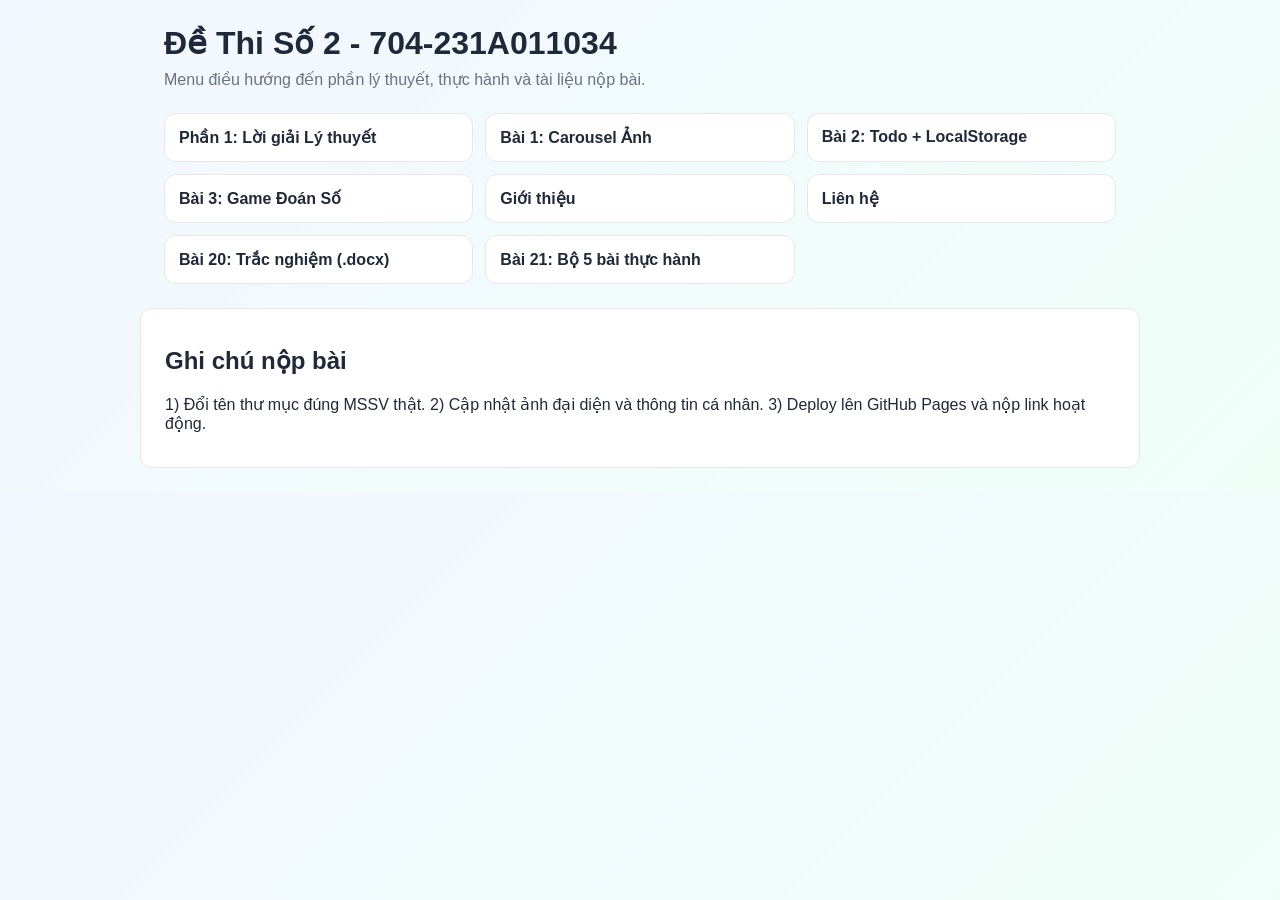
<file: index.html>
﻿<!DOCTYPE html>
<html lang="vi">
<head>
  <meta charset="UTF-8">
  <meta name="viewport" content="width=device-width, initial-scale=1.0">
  <title>704-231A011034 - Trang Chủ</title>
  <link rel="stylesheet" href="./css/style.css">
</head>
<body>
  <header class="site-header">
    <h1>Đề Thi Số 2 - 704-231A011034</h1>
    <p>Menu điều hướng đến phần lý thuyết, thực hành và tài liệu nộp bài.</p>
  </header>

  <nav class="menu-grid">
    <a class="card-link" href="./lythuyet.html">Phần 1: Lời giải Lý thuyết</a>
    <a class="card-link" href="./baitap01.html">Bài 1: Carousel Ảnh</a>
    <a class="card-link" href="./baitap02.html">Bài 2: Todo + LocalStorage</a>
    <a class="card-link" href="./baitap03.html">Bài 3: Game Đoán Số</a>
    <a class="card-link" href="./about.html">Giới thiệu</a>
    <a class="card-link" href="./contact.html">Liên hệ</a>
    <a class="card-link" href="./documents/bai-20-trac-nghiem.docx">Bài 20: Trắc nghiệm (.docx)</a>
    <a class="card-link" href="./giai-bt21.html">Bài 21: Bộ 5 bài thực hành</a>
  </nav>

  <section class="note-box">
    <h2>Ghi chú nộp bài</h2>
    <p>1) Đổi tên thư mục đúng MSSV thật. 2) Cập nhật ảnh đại diện và thông tin cá nhân. 3) Deploy lên GitHub Pages và nộp link hoạt động.</p>
  </section>
</body>
</html>
</file>
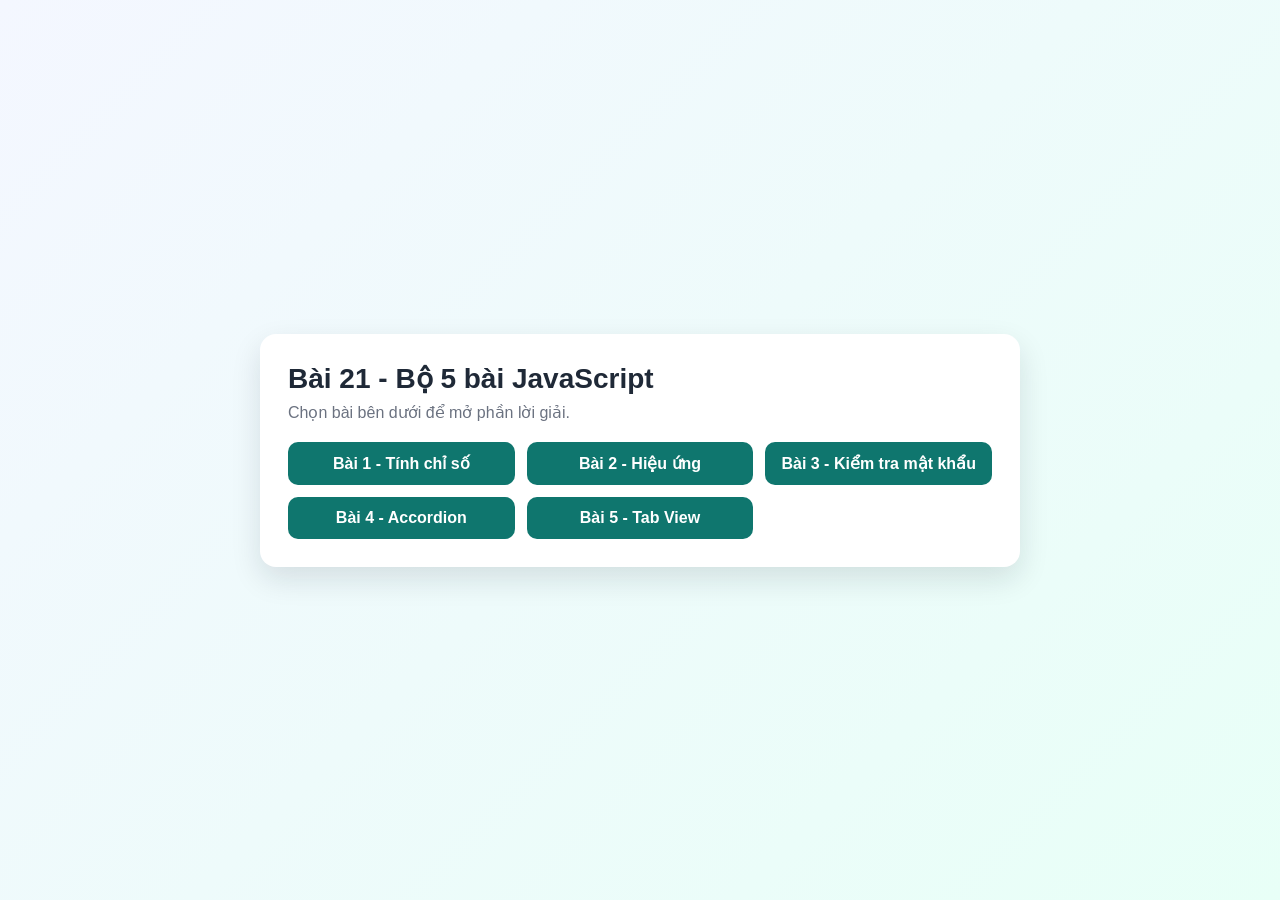
<file: bai-21/index.html>
﻿<!DOCTYPE html>
<html lang="vi">
<head>
  <meta charset="UTF-8" />
  <meta name="viewport" content="width=device-width, initial-scale=1.0" />
  <title>Bài 21 - Trang chủ 5 bài</title>
  <style>
    :root {
      --bg1: #f4f7ff;
      --bg2: #e8fff7;
      --card: #ffffff;
      --text: #1f2937;
      --muted: #6b7280;
      --primary: #0f766e;
      --primary-hover: #0b5f59;
    }

    * { box-sizing: border-box; margin: 0; padding: 0; }

    body {
      min-height: 100vh;
      font-family: "Segoe UI", Tahoma, Geneva, Verdana, sans-serif;
      color: var(--text);
      background: linear-gradient(135deg, var(--bg1), var(--bg2));
      display: flex;
      align-items: center;
      justify-content: center;
      padding: 24px;
    }

    .wrap {
      width: 100%;
      max-width: 760px;
      background: var(--card);
      border-radius: 16px;
      box-shadow: 0 12px 30px rgba(15, 23, 42, 0.12);
      padding: 28px;
    }

    h1 { font-size: 28px; margin-bottom: 8px; }
    p { color: var(--muted); margin-bottom: 20px; }

    .menu {
      display: grid;
      grid-template-columns: repeat(auto-fit, minmax(220px, 1fr));
      gap: 12px;
    }

    .menu a {
      text-decoration: none;
      background: var(--primary);
      color: #fff;
      padding: 12px 14px;
      border-radius: 10px;
      text-align: center;
      font-weight: 600;
      transition: background 0.2s ease, transform 0.15s ease;
    }

    .menu a:hover {
      background: var(--primary-hover);
      transform: translateY(-2px);
    }
  </style>
</head>
<body>
  <main class="wrap">
    <h1>Bài 21 - Bộ 5 bài JavaScript</h1>
    <p>Chọn bài bên dưới để mở phần lời giải.</p>

    <nav class="menu">
      <a href="./tinhchiso.html">Bài 1 - Tính chỉ số</a>
      <a href="./hieuung.html">Bài 2 - Hiệu ứng</a>
      <a href="./kiemtramatkhau.html">Bài 3 - Kiểm tra mật khẩu</a>
      <a href="./accordion.html">Bài 4 - Accordion</a>
      <a href="./tab-view.html">Bài 5 - Tab View</a>
    </nav>
  </main>
</body>
</html>
</file>
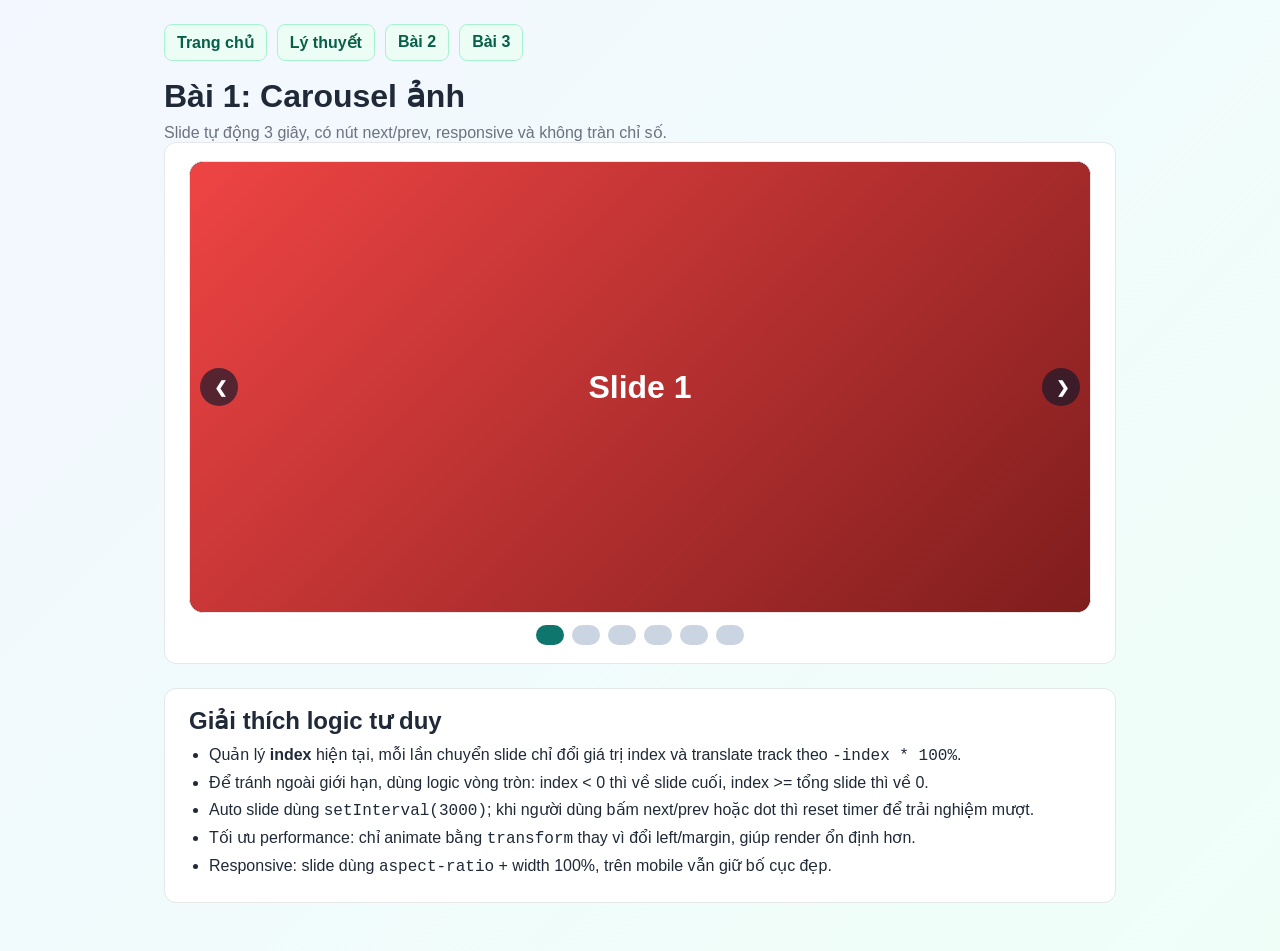
<file: baitap01.html>
﻿<!DOCTYPE html>
<html lang="vi">
<head>
  <meta charset="UTF-8">
  <meta name="viewport" content="width=device-width, initial-scale=1.0">
  <title>Bài 1 - Carousel</title>
  <link rel="stylesheet" href="./css/style.css">
</head>
<body>
  <main class="page-wrap">
    <nav class="top-nav">
      <a href="./index.html">Trang chủ</a>
      <a href="./lythuyet.html">Lý thuyết</a>
      <a href="./baitap02.html">Bài 2</a>
      <a href="./baitap03.html">Bài 3</a>
    </nav>

    <h1>Bài 1: Carousel ảnh</h1>
    <p>Slide tự động 3 giây, có nút next/prev, responsive và không tràn chỉ số.</p>

    <section class="panel" data-carousel>
      <div class="carousel">
        <div class="carousel-track">
          <div class="slide slide-1">Slide 1</div>
          <div class="slide slide-2">Slide 2</div>
          <div class="slide slide-3">Slide 3</div>
          <div class="slide slide-4">Slide 4</div>
          <div class="slide slide-5">Slide 5</div>
          <div class="slide slide-6">Slide 6</div>
        </div>
        <button class="carousel-btn prev" type="button" aria-label="Slide trước">&#10094;</button>
        <button class="carousel-btn next" type="button" aria-label="Slide sau">&#10095;</button>
      </div>
      <div class="carousel-dots" aria-label="Điều hướng slide"></div>
    </section>

    <section class="panel explain">
      <h2>Giải thích logic tư duy</h2>
      <ul>
        <li>Quản lý <strong>index</strong> hiện tại, mỗi lần chuyển slide chỉ đổi giá trị index và translate track theo <code>-index * 100%</code>.</li>
        <li>Để tránh ngoài giới hạn, dùng logic vòng tròn: index &lt; 0 thì về slide cuối, index &gt;= tổng slide thì về 0.</li>
        <li>Auto slide dùng <code>setInterval(3000)</code>; khi người dùng bấm next/prev hoặc dot thì reset timer để trải nghiệm mượt.</li>
        <li>Tối ưu performance: chỉ animate bằng <code>transform</code> thay vì đổi left/margin, giúp render ổn định hơn.</li>
        <li>Responsive: slide dùng <code>aspect-ratio</code> + width 100%, trên mobile vẫn giữ bố cục đẹp.</li>
      </ul>
    </section>
  </main>

  <script src="./js/script.js"></script>
</body>
</html>
</file>
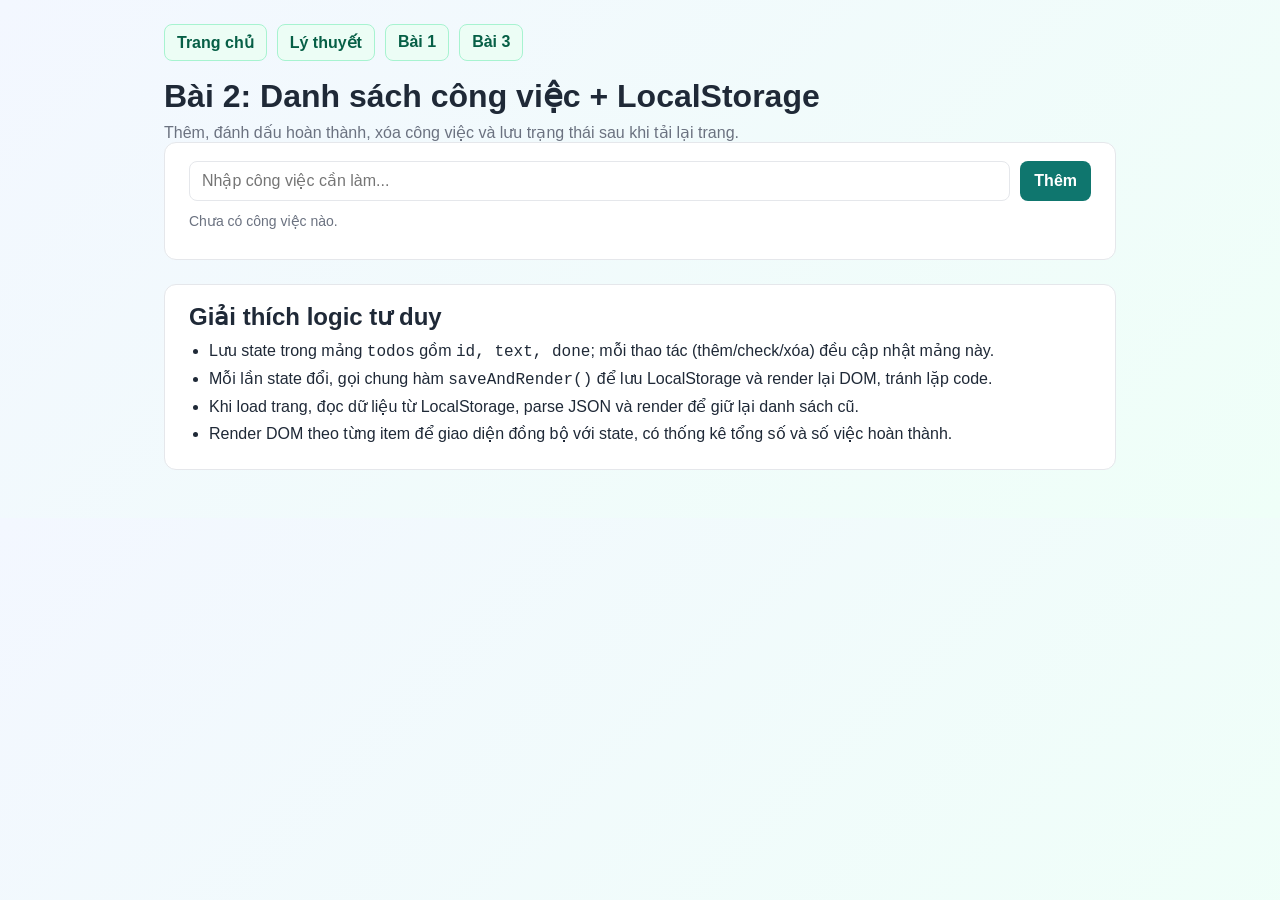
<file: baitap02.html>
﻿<!DOCTYPE html>
<html lang="vi">
<head>
  <meta charset="UTF-8">
  <meta name="viewport" content="width=device-width, initial-scale=1.0">
  <title>Bài 2 - Todo List</title>
  <link rel="stylesheet" href="./css/style.css">
</head>
<body>
  <main class="page-wrap">
    <nav class="top-nav">
      <a href="./index.html">Trang chủ</a>
      <a href="./lythuyet.html">Lý thuyết</a>
      <a href="./baitap01.html">Bài 1</a>
      <a href="./baitap03.html">Bài 3</a>
    </nav>

    <h1>Bài 2: Danh sách công việc + LocalStorage</h1>
    <p>Thêm, đánh dấu hoàn thành, xóa công việc và lưu trạng thái sau khi tải lại trang.</p>

    <section class="panel todo-layout">
      <form id="todo-form" class="todo-form">
        <input id="todo-input" type="text" placeholder="Nhập công việc cần làm..." required>
        <button type="submit">Thêm</button>
      </form>

      <div id="todo-status" class="status">Chưa có công việc nào.</div>
      <ul id="todo-list" class="todo-list"></ul>
    </section>

    <section class="panel explain">
      <h2>Giải thích logic tư duy</h2>
      <ul>
        <li>Lưu state trong mảng <code>todos</code> gồm <code>id, text, done</code>; mỗi thao tác (thêm/check/xóa) đều cập nhật mảng này.</li>
        <li>Mỗi lần state đổi, gọi chung hàm <code>saveAndRender()</code> để lưu LocalStorage và render lại DOM, tránh lặp code.</li>
        <li>Khi load trang, đọc dữ liệu từ LocalStorage, parse JSON và render để giữ lại danh sách cũ.</li>
        <li>Render DOM theo từng item để giao diện đồng bộ với state, có thống kê tổng số và số việc hoàn thành.</li>
      </ul>
    </section>
  </main>

  <script src="./js/script.js"></script>
</body>
</html>
</file>
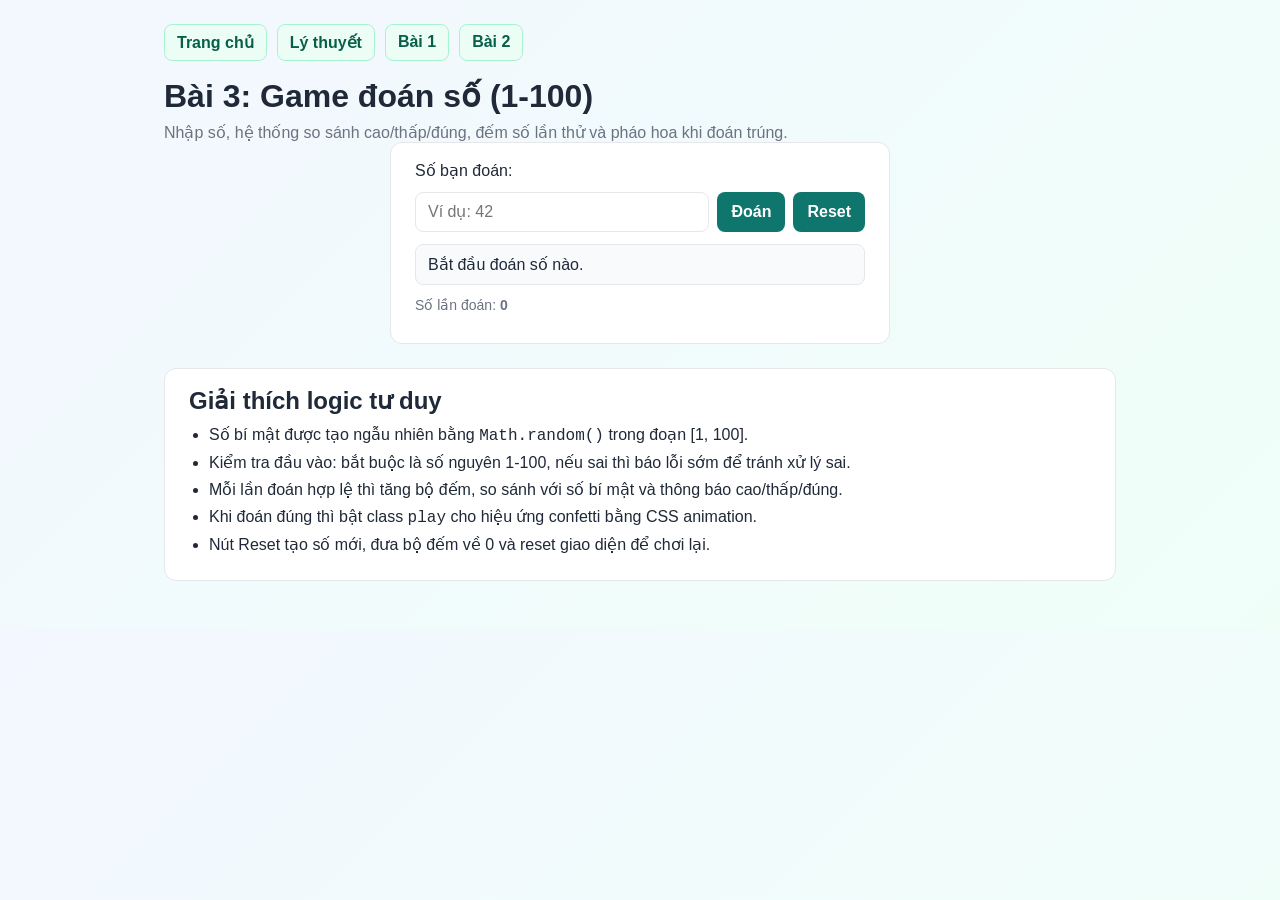
<file: baitap03.html>
﻿<!DOCTYPE html>
<html lang="vi">
<head>
  <meta charset="UTF-8">
  <meta name="viewport" content="width=device-width, initial-scale=1.0">
  <title>Bài 3 - Guess Number</title>
  <link rel="stylesheet" href="./css/style.css">
</head>
<body>
  <main class="page-wrap" id="guess-game">
    <nav class="top-nav">
      <a href="./index.html">Trang chủ</a>
      <a href="./lythuyet.html">Lý thuyết</a>
      <a href="./baitap01.html">Bài 1</a>
      <a href="./baitap02.html">Bài 2</a>
    </nav>

    <h1>Bài 3: Game đoán số (1-100)</h1>
    <p>Nhập số, hệ thống so sánh cao/thấp/đúng, đếm số lần thử và pháo hoa khi đoán trúng.</p>

    <section class="panel guess-box">
      <label for="guess-input">Số bạn đoán:</label>
      <div class="guess-actions">
        <input id="guess-input" type="number" min="1" max="100" placeholder="Ví dụ: 42">
        <button id="guess-btn" type="button">Đoán</button>
        <button id="reset-btn" type="button">Reset</button>
      </div>

      <div id="guess-message" class="message">Bắt đầu đoán số nào.</div>
      <div class="status">Số lần đoán: <strong id="guess-count">0</strong></div>
      <div id="confetti" class="confetti" aria-hidden="true"></div>
    </section>

    <section class="panel explain">
      <h2>Giải thích logic tư duy</h2>
      <ul>
        <li>Số bí mật được tạo ngẫu nhiên bằng <code>Math.random()</code> trong đoạn [1, 100].</li>
        <li>Kiểm tra đầu vào: bắt buộc là số nguyên 1-100, nếu sai thì báo lỗi sớm để tránh xử lý sai.</li>
        <li>Mỗi lần đoán hợp lệ thì tăng bộ đếm, so sánh với số bí mật và thông báo cao/thấp/đúng.</li>
        <li>Khi đoán đúng thì bật class <code>play</code> cho hiệu ứng confetti bằng CSS animation.</li>
        <li>Nút Reset tạo số mới, đưa bộ đếm về 0 và reset giao diện để chơi lại.</li>
      </ul>
    </section>
  </main>

  <script src="./js/script.js"></script>
</body>
</html>
</file>
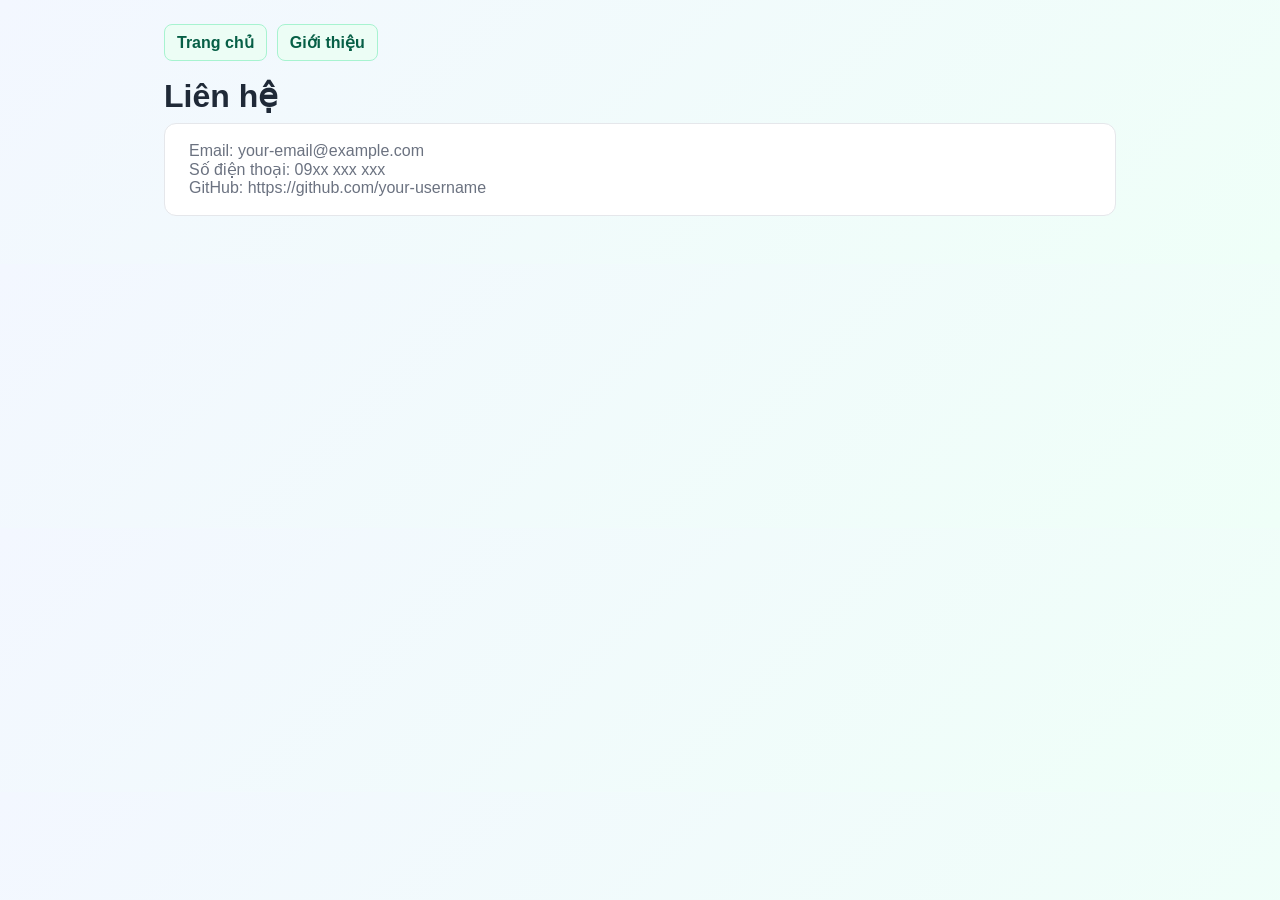
<file: contact.html>
﻿<!DOCTYPE html>
<html lang="vi">
<head>
  <meta charset="UTF-8">
  <meta name="viewport" content="width=device-width, initial-scale=1.0">
  <title>Liên Hệ</title>
  <link rel="stylesheet" href="./css/style.css">
</head>
<body>
  <main class="page-wrap">
    <nav class="top-nav">
      <a href="./index.html">Trang chủ</a>
      <a href="./about.html">Giới thiệu</a>
    </nav>

    <h1>Liên hệ</h1>
    <section class="panel">
      <p>Email: your-email@example.com</p>
      <p>Số điện thoại: 09xx xxx xxx</p>
      <p>GitHub: https://github.com/your-username</p>
    </section>
  </main>
</body>
</html>
</file>
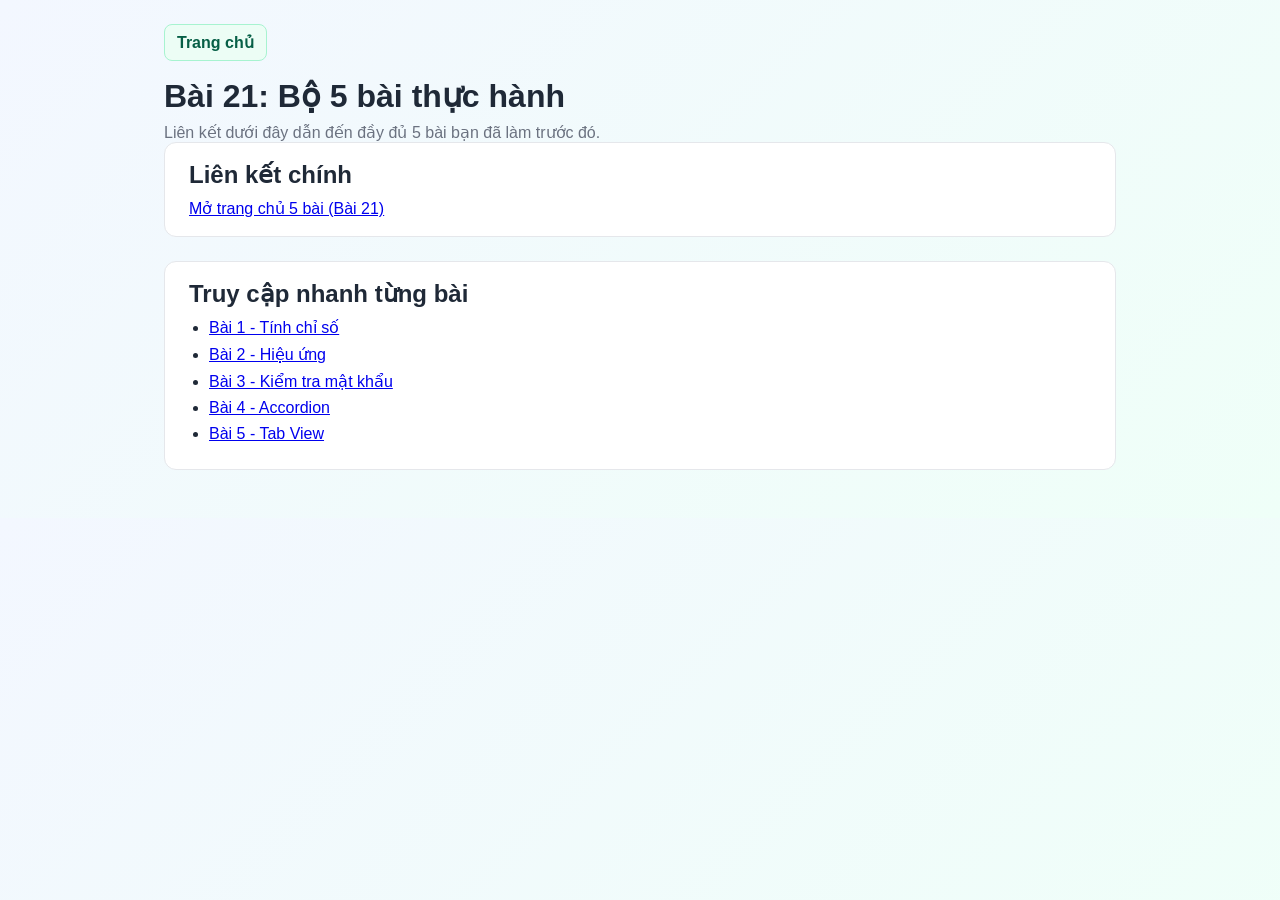
<file: giai-bt21.html>
﻿<!DOCTYPE html>
<html lang="vi">
<head>
  <meta charset="UTF-8">
  <meta name="viewport" content="width=device-width, initial-scale=1.0">
  <title>Bài 21 - Bộ 5 bài thực hành</title>
  <link rel="stylesheet" href="./css/style.css">
</head>
<body>
  <main class="page-wrap">
    <nav class="top-nav">
      <a href="./index.html">Trang chủ</a>
    </nav>

    <h1>Bài 21: Bộ 5 bài thực hành</h1>
    <p>Liên kết dưới đây dẫn đến đầy đủ 5 bài bạn đã làm trước đó.</p>

    <section class="panel explain">
      <h2>Liên kết chính</h2>
      <p><a href="./bai-21/index.html">Mở trang chủ 5 bài (Bài 21)</a></p>
    </section>

    <section class="panel explain">
      <h2>Truy cập nhanh từng bài</h2>
      <ul>
        <li><a href="./bai-21/tinhchiso.html">Bài 1 - Tính chỉ số</a></li>
        <li><a href="./bai-21/hieuung.html">Bài 2 - Hiệu ứng</a></li>
        <li><a href="./bai-21/kiemtramatkhau.html">Bài 3 - Kiểm tra mật khẩu</a></li>
        <li><a href="./bai-21/accordion.html">Bài 4 - Accordion</a></li>
        <li><a href="./bai-21/tab-view.html">Bài 5 - Tab View</a></li>
      </ul>
    </section>
  </main>
</body>
</html>
</file>
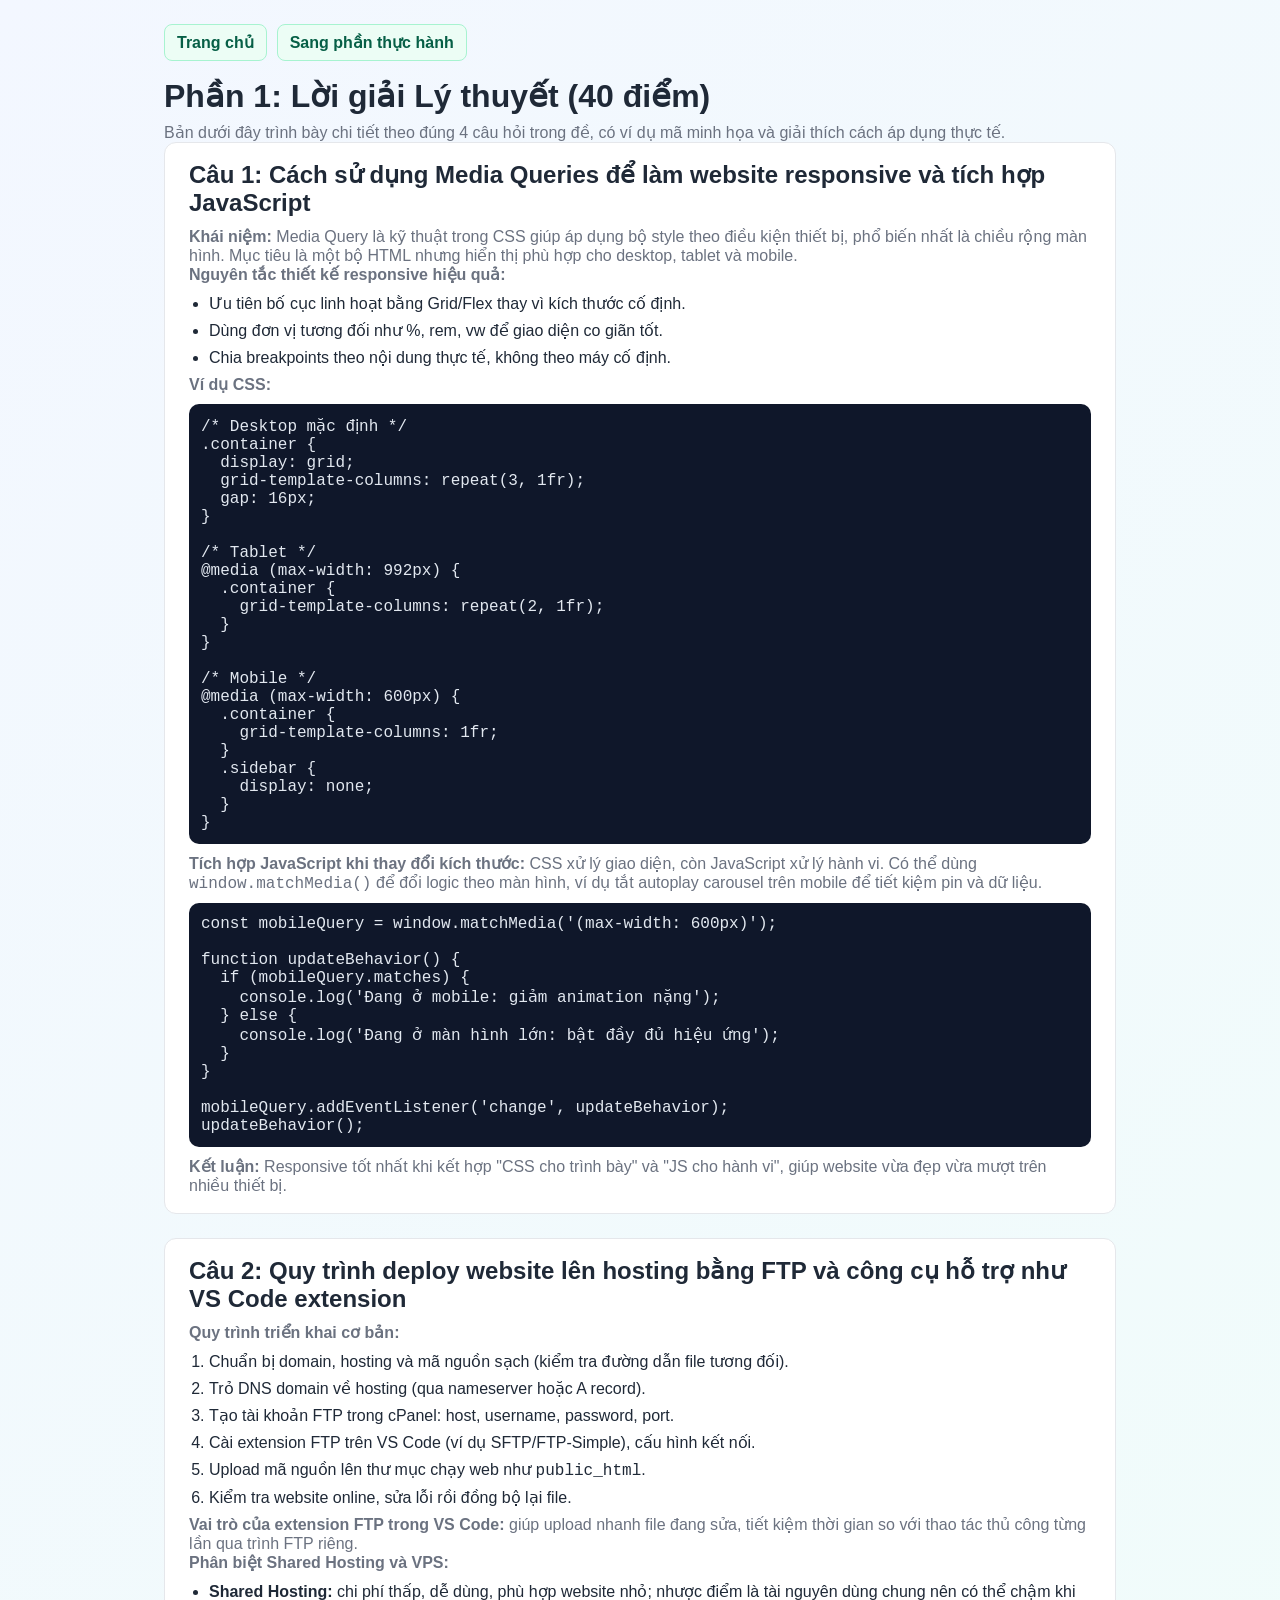
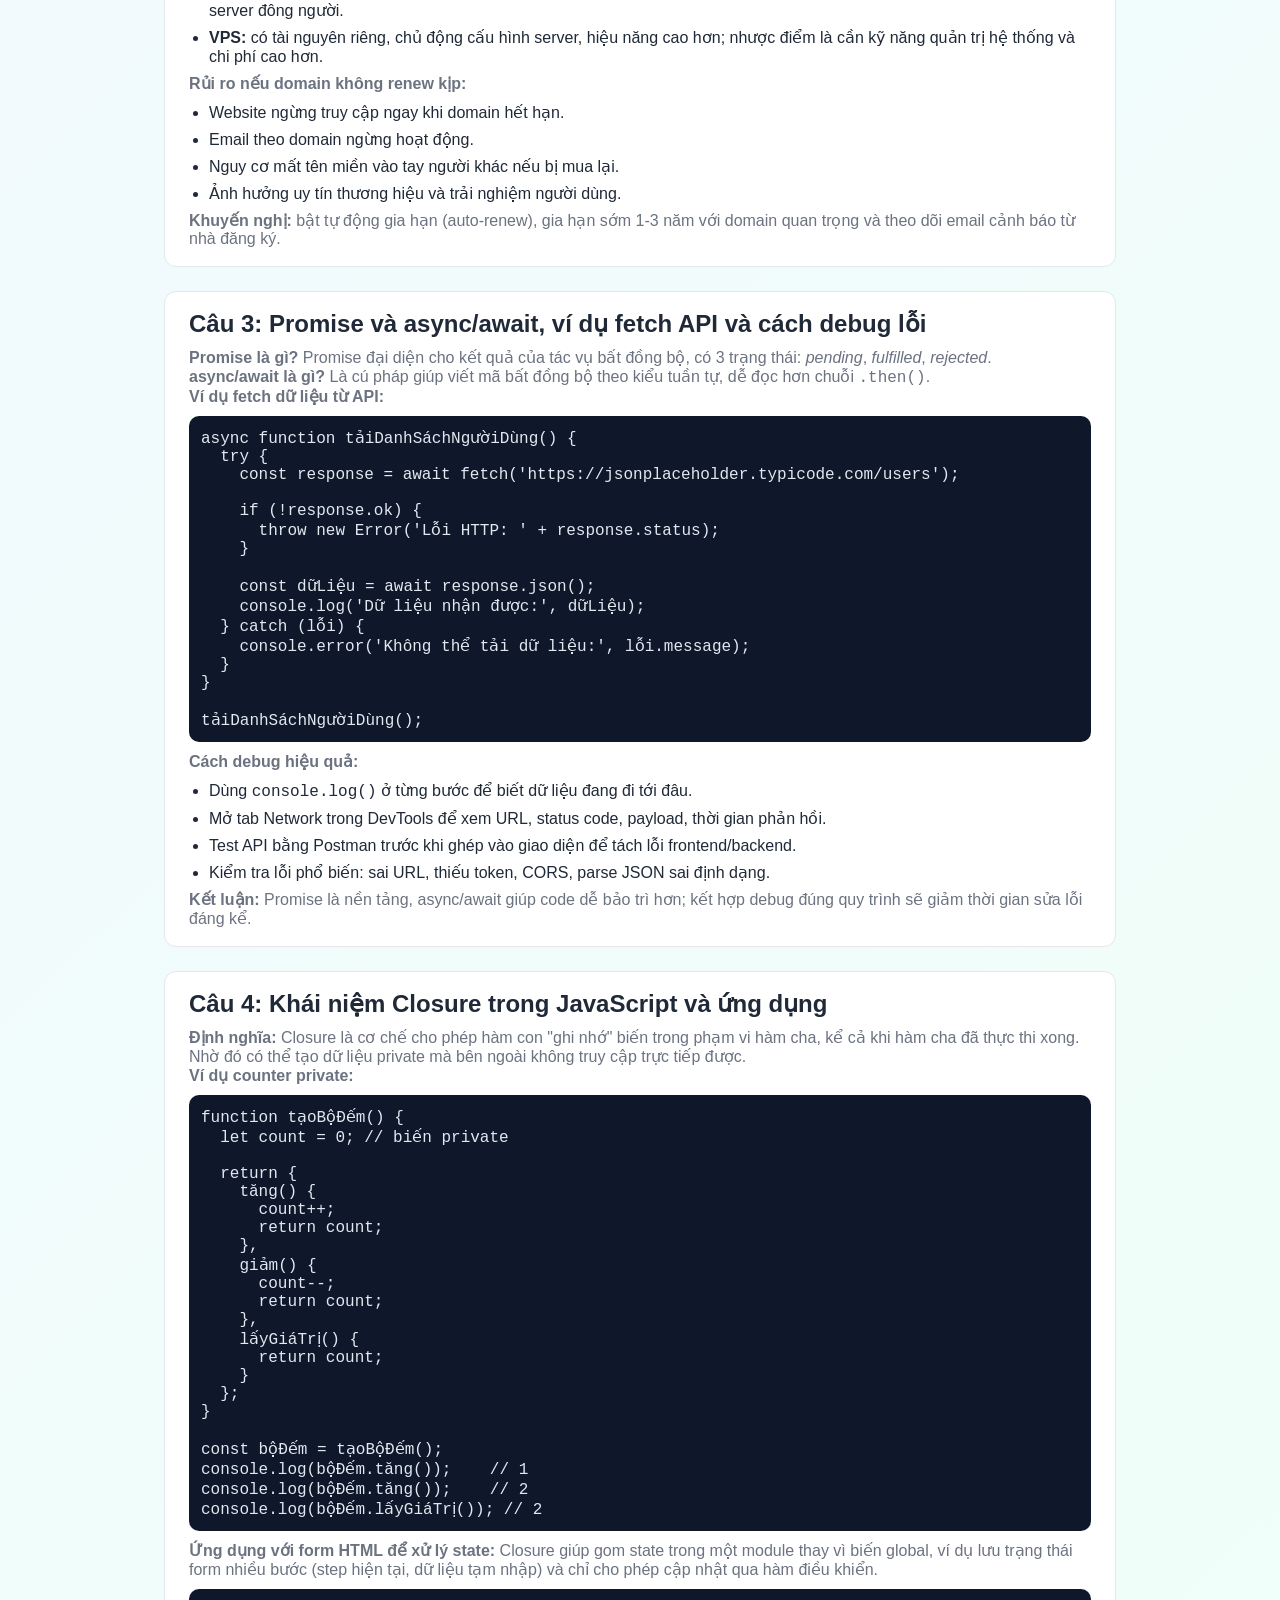
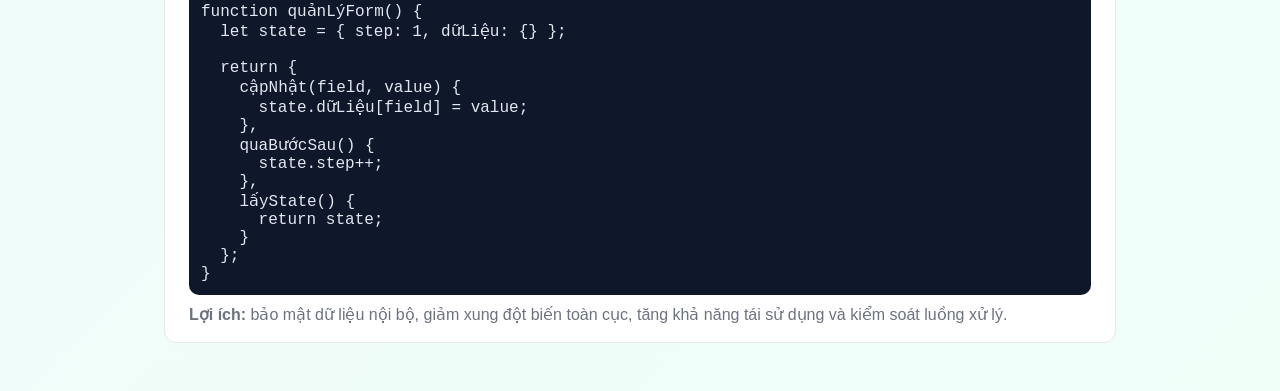
<file: lythuyet.html>
﻿<!DOCTYPE html>
<html lang="vi">
<head>
  <meta charset="UTF-8">
  <meta name="viewport" content="width=device-width, initial-scale=1.0">
  <title>Phần 1 - Lý thuyết</title>
  <link rel="stylesheet" href="./css/style.css">
</head>
<body>
  <main class="page-wrap">
    <nav class="top-nav">
      <a href="./index.html">Trang chủ</a>
      <a href="./baitap01.html">Sang phần thực hành</a>
    </nav>

    <h1>Phần 1: Lời giải Lý thuyết (40 điểm)</h1>
    <p>Bản dưới đây trình bày chi tiết theo đúng 4 câu hỏi trong đề, có ví dụ mã minh họa và giải thích cách áp dụng thực tế.</p>

    <section class="panel explain">
      <h2>Câu 1: Cách sử dụng Media Queries để làm website responsive và tích hợp JavaScript</h2>
      <p><strong>Khái niệm:</strong> Media Query là kỹ thuật trong CSS giúp áp dụng bộ style theo điều kiện thiết bị, phổ biến nhất là chiều rộng màn hình. Mục tiêu là một bộ HTML nhưng hiển thị phù hợp cho desktop, tablet và mobile.</p>
      <p><strong>Nguyên tắc thiết kế responsive hiệu quả:</strong></p>
      <ul>
        <li>Ưu tiên bố cục linh hoạt bằng Grid/Flex thay vì kích thước cố định.</li>
        <li>Dùng đơn vị tương đối như %, rem, vw để giao diện co giãn tốt.</li>
        <li>Chia breakpoints theo nội dung thực tế, không theo máy cố định.</li>
      </ul>
      <p><strong>Ví dụ CSS:</strong></p>
      <pre><code>/* Desktop mặc định */
.container {
  display: grid;
  grid-template-columns: repeat(3, 1fr);
  gap: 16px;
}

/* Tablet */
@media (max-width: 992px) {
  .container {
    grid-template-columns: repeat(2, 1fr);
  }
}

/* Mobile */
@media (max-width: 600px) {
  .container {
    grid-template-columns: 1fr;
  }
  .sidebar {
    display: none;
  }
}</code></pre>
      <p><strong>Tích hợp JavaScript khi thay đổi kích thước:</strong> CSS xử lý giao diện, còn JavaScript xử lý hành vi. Có thể dùng <code>window.matchMedia()</code> để đổi logic theo màn hình, ví dụ tắt autoplay carousel trên mobile để tiết kiệm pin và dữ liệu.</p>
      <pre><code>const mobileQuery = window.matchMedia('(max-width: 600px)');

function updateBehavior() {
  if (mobileQuery.matches) {
    console.log('Đang ở mobile: giảm animation nặng');
  } else {
    console.log('Đang ở màn hình lớn: bật đầy đủ hiệu ứng');
  }
}

mobileQuery.addEventListener('change', updateBehavior);
updateBehavior();</code></pre>
      <p><strong>Kết luận:</strong> Responsive tốt nhất khi kết hợp "CSS cho trình bày" và "JS cho hành vi", giúp website vừa đẹp vừa mượt trên nhiều thiết bị.</p>
    </section>

    <section class="panel explain">
      <h2>Câu 2: Quy trình deploy website lên hosting bằng FTP và công cụ hỗ trợ như VS Code extension</h2>
      <p><strong>Quy trình triển khai cơ bản:</strong></p>
      <ol>
        <li>Chuẩn bị domain, hosting và mã nguồn sạch (kiểm tra đường dẫn file tương đối).</li>
        <li>Trỏ DNS domain về hosting (qua nameserver hoặc A record).</li>
        <li>Tạo tài khoản FTP trong cPanel: host, username, password, port.</li>
        <li>Cài extension FTP trên VS Code (ví dụ SFTP/FTP-Simple), cấu hình kết nối.</li>
        <li>Upload mã nguồn lên thư mục chạy web như <code>public_html</code>.</li>
        <li>Kiểm tra website online, sửa lỗi rồi đồng bộ lại file.</li>
      </ol>
      <p><strong>Vai trò của extension FTP trong VS Code:</strong> giúp upload nhanh file đang sửa, tiết kiệm thời gian so với thao tác thủ công từng lần qua trình FTP riêng.</p>
      <p><strong>Phân biệt Shared Hosting và VPS:</strong></p>
      <ul>
        <li><strong>Shared Hosting:</strong> chi phí thấp, dễ dùng, phù hợp website nhỏ; nhược điểm là tài nguyên dùng chung nên có thể chậm khi server đông người.</li>
        <li><strong>VPS:</strong> có tài nguyên riêng, chủ động cấu hình server, hiệu năng cao hơn; nhược điểm là cần kỹ năng quản trị hệ thống và chi phí cao hơn.</li>
      </ul>
      <p><strong>Rủi ro nếu domain không renew kịp:</strong></p>
      <ul>
        <li>Website ngừng truy cập ngay khi domain hết hạn.</li>
        <li>Email theo domain ngừng hoạt động.</li>
        <li>Nguy cơ mất tên miền vào tay người khác nếu bị mua lại.</li>
        <li>Ảnh hưởng uy tín thương hiệu và trải nghiệm người dùng.</li>
      </ul>
      <p><strong>Khuyến nghị:</strong> bật tự động gia hạn (auto-renew), gia hạn sớm 1-3 năm với domain quan trọng và theo dõi email cảnh báo từ nhà đăng ký.</p>
    </section>

    <section class="panel explain">
      <h2>Câu 3: Promise và async/await, ví dụ fetch API và cách debug lỗi</h2>
      <p><strong>Promise là gì?</strong> Promise đại diện cho kết quả của tác vụ bất đồng bộ, có 3 trạng thái: <em>pending</em>, <em>fulfilled</em>, <em>rejected</em>.</p>
      <p><strong>async/await là gì?</strong> Là cú pháp giúp viết mã bất đồng bộ theo kiểu tuần tự, dễ đọc hơn chuỗi <code>.then()</code>.</p>
      <p><strong>Ví dụ fetch dữ liệu từ API:</strong></p>
      <pre><code>async function tảiDanhSáchNgườiDùng() {
  try {
    const response = await fetch('https://jsonplaceholder.typicode.com/users');

    if (!response.ok) {
      throw new Error('Lỗi HTTP: ' + response.status);
    }

    const dữLiệu = await response.json();
    console.log('Dữ liệu nhận được:', dữLiệu);
  } catch (lỗi) {
    console.error('Không thể tải dữ liệu:', lỗi.message);
  }
}

tảiDanhSáchNgườiDùng();</code></pre>
      <p><strong>Cách debug hiệu quả:</strong></p>
      <ul>
        <li>Dùng <code>console.log()</code> ở từng bước để biết dữ liệu đang đi tới đâu.</li>
        <li>Mở tab Network trong DevTools để xem URL, status code, payload, thời gian phản hồi.</li>
        <li>Test API bằng Postman trước khi ghép vào giao diện để tách lỗi frontend/backend.</li>
        <li>Kiểm tra lỗi phổ biến: sai URL, thiếu token, CORS, parse JSON sai định dạng.</li>
      </ul>
      <p><strong>Kết luận:</strong> Promise là nền tảng, async/await giúp code dễ bảo trì hơn; kết hợp debug đúng quy trình sẽ giảm thời gian sửa lỗi đáng kể.</p>
    </section>

    <section class="panel explain">
      <h2>Câu 4: Khái niệm Closure trong JavaScript và ứng dụng</h2>
      <p><strong>Định nghĩa:</strong> Closure là cơ chế cho phép hàm con "ghi nhớ" biến trong phạm vi hàm cha, kể cả khi hàm cha đã thực thi xong. Nhờ đó có thể tạo dữ liệu private mà bên ngoài không truy cập trực tiếp được.</p>
      <p><strong>Ví dụ counter private:</strong></p>
      <pre><code>function tạoBộĐếm() {
  let count = 0; // biến private

  return {
    tăng() {
      count++;
      return count;
    },
    giảm() {
      count--;
      return count;
    },
    lấyGiáTrị() {
      return count;
    }
  };
}

const bộĐếm = tạoBộĐếm();
console.log(bộĐếm.tăng());    // 1
console.log(bộĐếm.tăng());    // 2
console.log(bộĐếm.lấyGiáTrị()); // 2</code></pre>
      <p><strong>Ứng dụng với form HTML để xử lý state:</strong> Closure giúp gom state trong một module thay vì biến global, ví dụ lưu trạng thái form nhiều bước (step hiện tại, dữ liệu tạm nhập) và chỉ cho phép cập nhật qua hàm điều khiển.</p>
      <pre><code>function quảnLýForm() {
  let state = { step: 1, dữLiệu: {} };

  return {
    cậpNhật(field, value) {
      state.dữLiệu[field] = value;
    },
    quaBướcSau() {
      state.step++;
    },
    lấyState() {
      return state;
    }
  };
}</code></pre>
      <p><strong>Lợi ích:</strong> bảo mật dữ liệu nội bộ, giảm xung đột biến toàn cục, tăng khả năng tái sử dụng và kiểm soát luồng xử lý.</p>
    </section>
  </main>
</body>
</html>
</file>
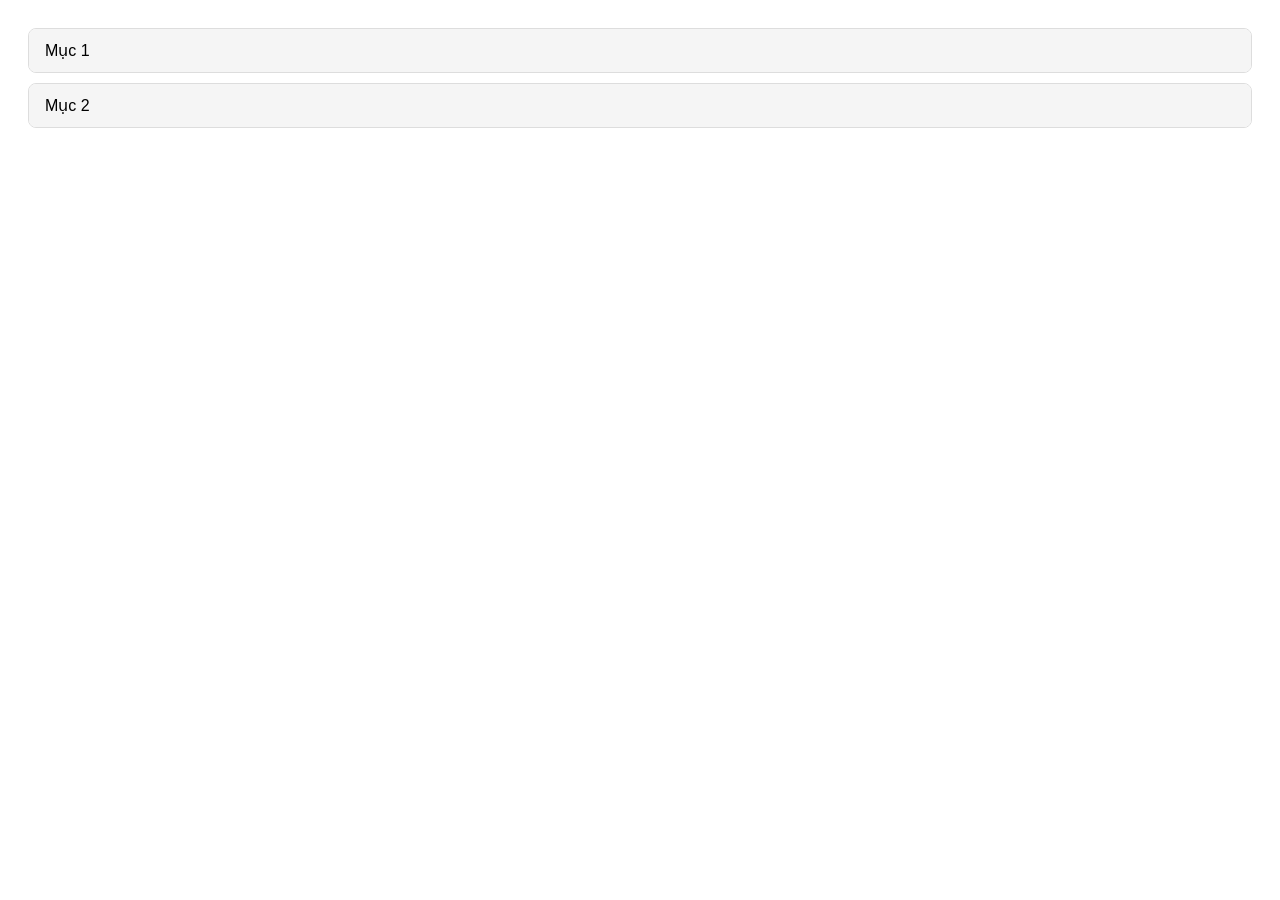
<file: bai-21/accordion.html>
<!DOCTYPE html>
<html lang="vi">
<head>
  <meta charset="UTF-8" />
  <meta name="viewport" content="width=device-width, initial-scale=1.0" />
  <title>Accordion đơn giản</title>
  <style>
    body { font-family: Arial, sans-serif; padding: 20px; }

    .accordion-item {
      border: 1px solid #ddd;
      border-radius: 8px;
      margin-bottom: 10px;
      overflow: hidden;
    }

    .accordion-header {
      width: 100%;
      text-align: left;
      padding: 12px 16px;
      background: #f5f5f5;
      border: none;
      cursor: pointer;
      font-size: 16px;
    }

    .accordion-content {
      max-height: 0;
      overflow: hidden;
      transition: max-height 0.3s ease;
      background: #fff;
      padding: 0 16px;
    }

    .accordion-content p {
      margin: 12px 0;
    }
  </style>
</head>
<body>
  <div class="accordion-item">
    <button class="accordion-header" onclick="toggleAccordion('acc1')">Mục 1</button>
    <div id="acc1" class="accordion-content">
      <p>Nội dung của mục 1.</p>
    </div>
  </div>

  <div class="accordion-item">
    <button class="accordion-header" onclick="toggleAccordion('acc2')">Mục 2</button>
    <div id="acc2" class="accordion-content">
      <p>Nội dung của mục 2.</p>
    </div>
  </div>

  <script>
    function toggleAccordion(id) {
      const content = document.getElementById(id);
      content.classList.toggle("active");
      content.style.maxHeight = content.classList.contains("active")
        ? content.scrollHeight + "px"
        : "0";
    }
  </script>
</body>
</html>
</file>
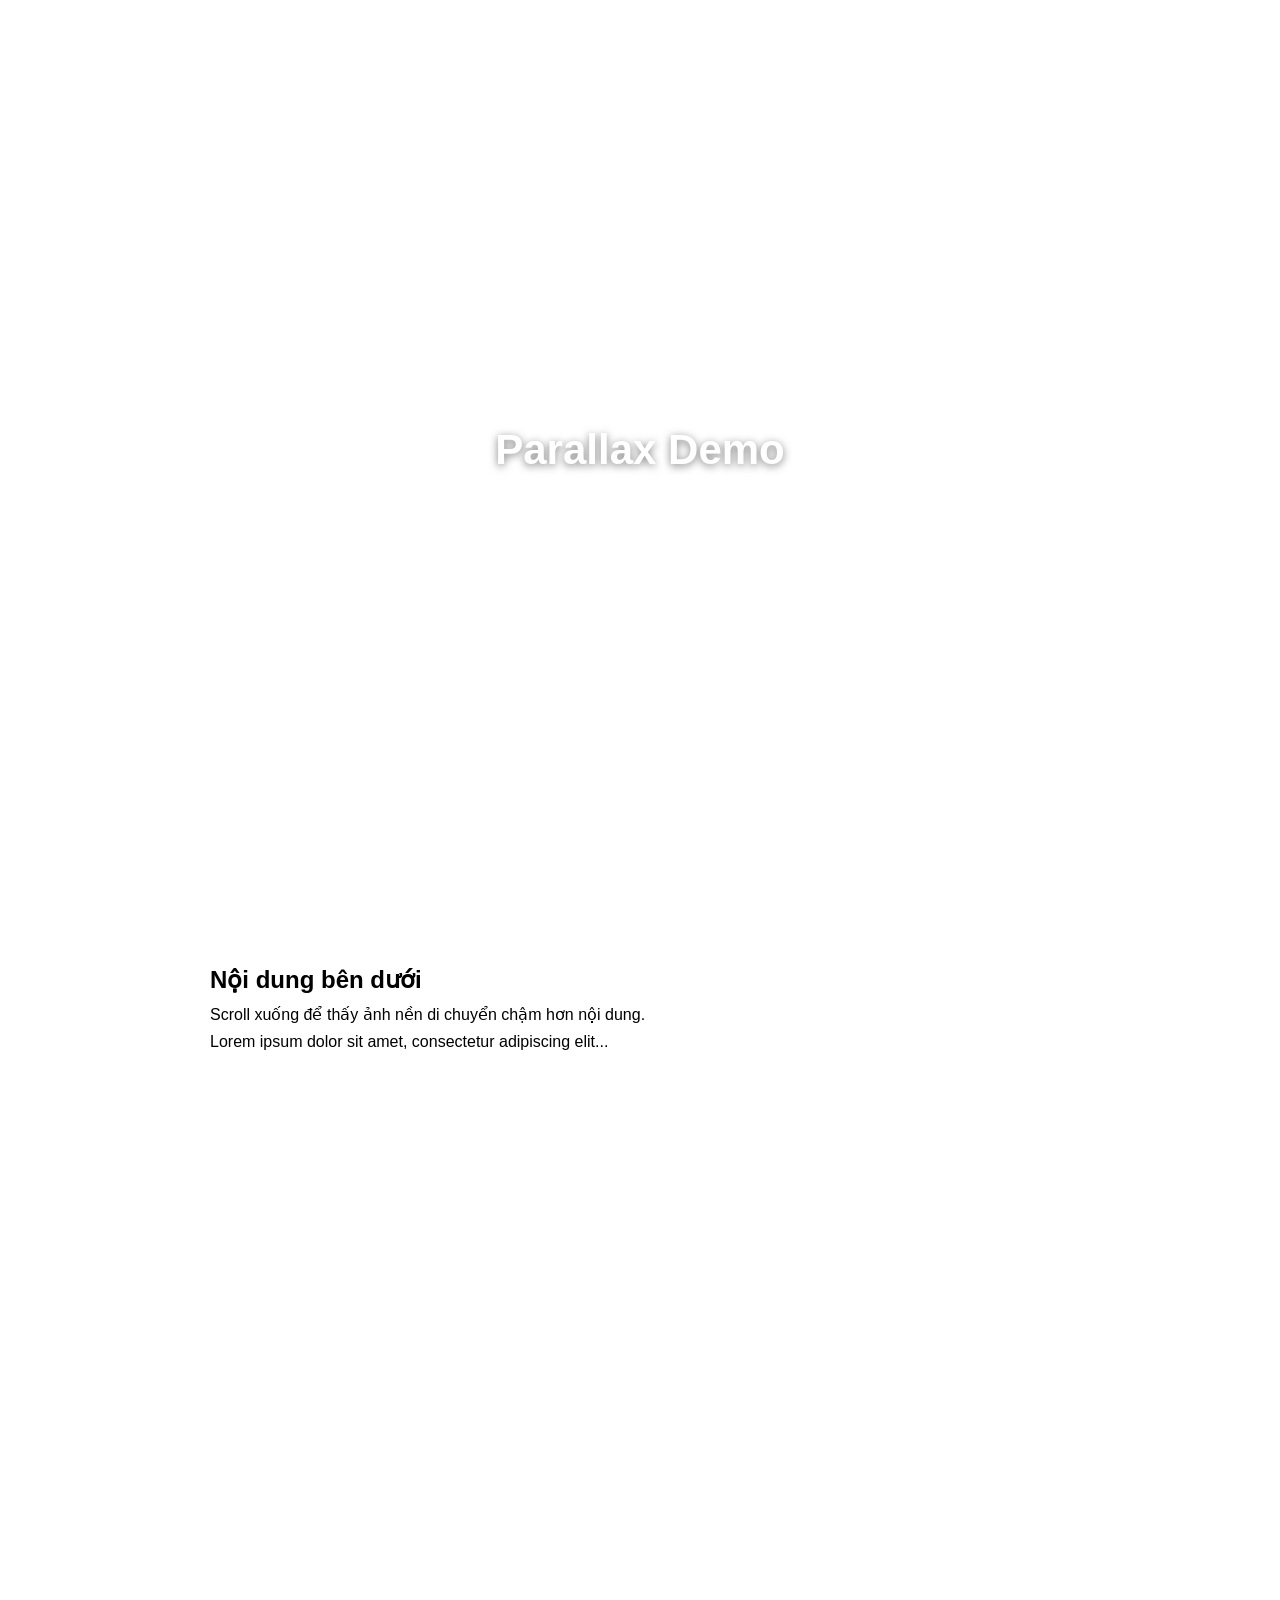
<file: bai-21/hieuung.html>
<!DOCTYPE html>
<html lang="vi">
<head>
  <meta charset="UTF-8" />
  <meta name="viewport" content="width=device-width, initial-scale=1.0" />
  <title>Parallax Scrolling</title>
  <style>
    * { margin: 0; padding: 0; box-sizing: border-box; }
    body { font-family: Arial, sans-serif; }

    .hero {
      position: relative;
      height: 100vh;
      overflow: hidden;
    }

    #parallax-bg {
      position: absolute;
      top: -100px;
      left: 0;
      width: 100%;
      height: 130%;
      background: url("https://picsum.photos/1600/1000") center/cover no-repeat;
      z-index: -1;
      will-change: transform;
    }

    .hero-content {
      height: 100%;
      display: grid;
      place-items: center;
      color: white;
      text-shadow: 0 2px 8px rgba(0,0,0,.5);
      font-size: 42px;
      font-weight: bold;
    }

    .content {
      padding: 60px 20px;
      max-width: 900px;
      margin: auto;
      line-height: 1.7;
    }
  </style>
</head>
<body>
  <section class="hero">
    <div id="parallax-bg"></div>
    <div class="hero-content">Parallax Demo</div>
  </section>

  <section class="content">
    <h2>Nội dung bên dưới</h2>
    <p>Scroll xuống để thấy ảnh nền di chuyển chậm hơn nội dung.</p>
    <p>Lorem ipsum dolor sit amet, consectetur adipiscing elit...</p>
    <p style="height: 1200px;"></p>
  </section>

  <script>
    window.addEventListener("scroll", function () {
      const scrolled = window.scrollY;
      const parallax = document.getElementById("parallax-bg");
      parallax.style.transform = `translateY(${scrolled * 0.5}px)`;
    });
  </script>
</body>
</html>
</file>
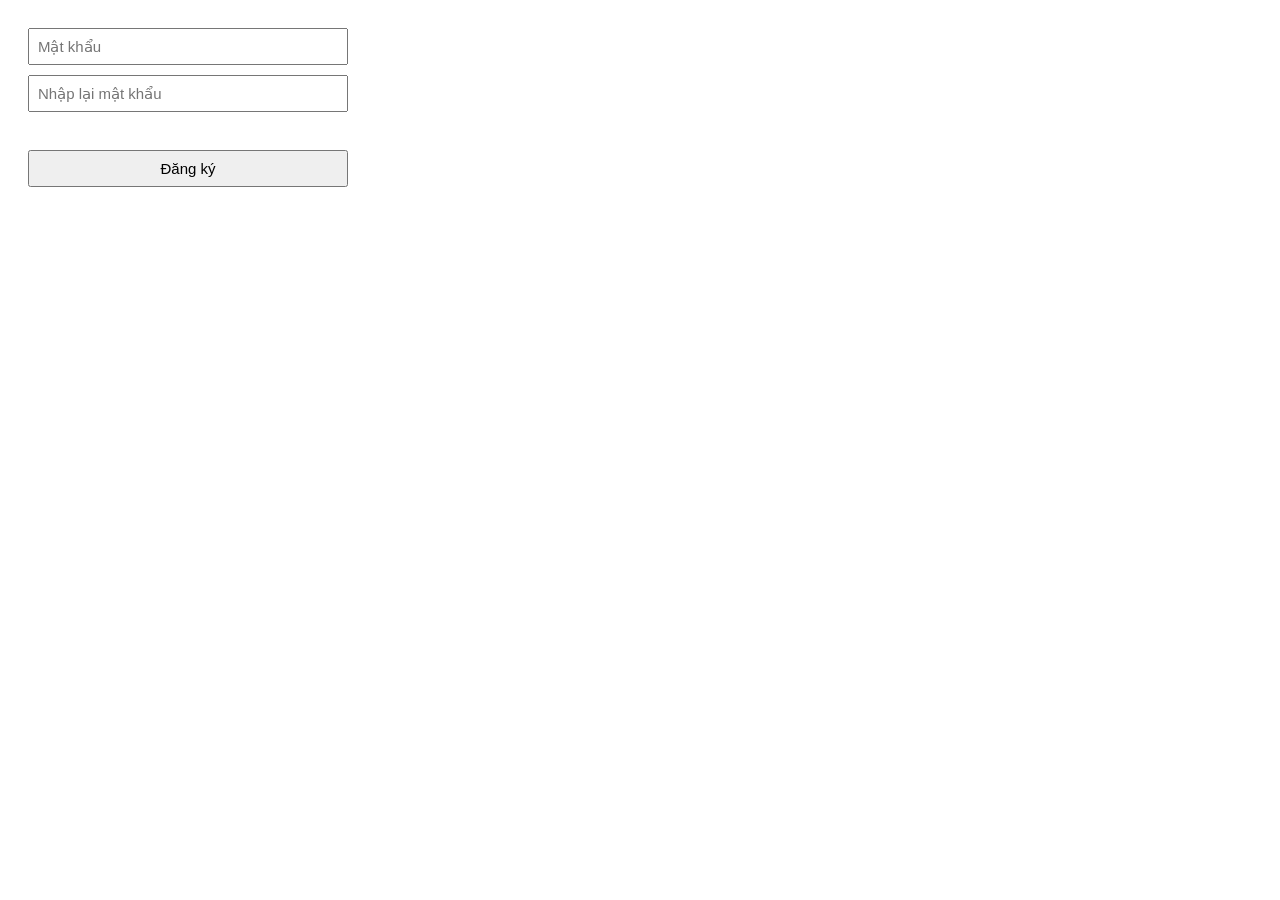
<file: bai-21/kiemtramatkhau.html>
<!DOCTYPE html>
<html lang="vi">
<head>
  <meta charset="UTF-8" />
  <meta name="viewport" content="width=device-width, initial-scale=1.0" />
  <title>Kiểm tra mật khẩu khớp</title>
  <style>
    body { font-family: Arial, sans-serif; padding: 20px; }
    form { max-width: 320px; display: grid; gap: 10px; }
    input, button { padding: 8px; font-size: 15px; }
    #error-msg { color: red; font-size: 14px; min-height: 18px; }
  </style>
</head>
<body>
  <form id="reg-form">
    <input type="password" id="pass1" placeholder="Mật khẩu" required />
    <input type="password" id="pass2" placeholder="Nhập lại mật khẩu" required />
    <div id="error-msg"></div>
    <button type="submit">Đăng ký</button>
  </form>

  <script>
    document.getElementById("reg-form").addEventListener("submit", function (e) {
      const p1 = document.getElementById("pass1").value;
      const p2 = document.getElementById("pass2").value;

      if (p1 !== p2) {
        e.preventDefault();
        document.getElementById("error-msg").textContent = "Mật khẩu không khớp!";
      } else {
        document.getElementById("error-msg").textContent = "";
      }
    });
  </script>
</body>
</html>
</file>
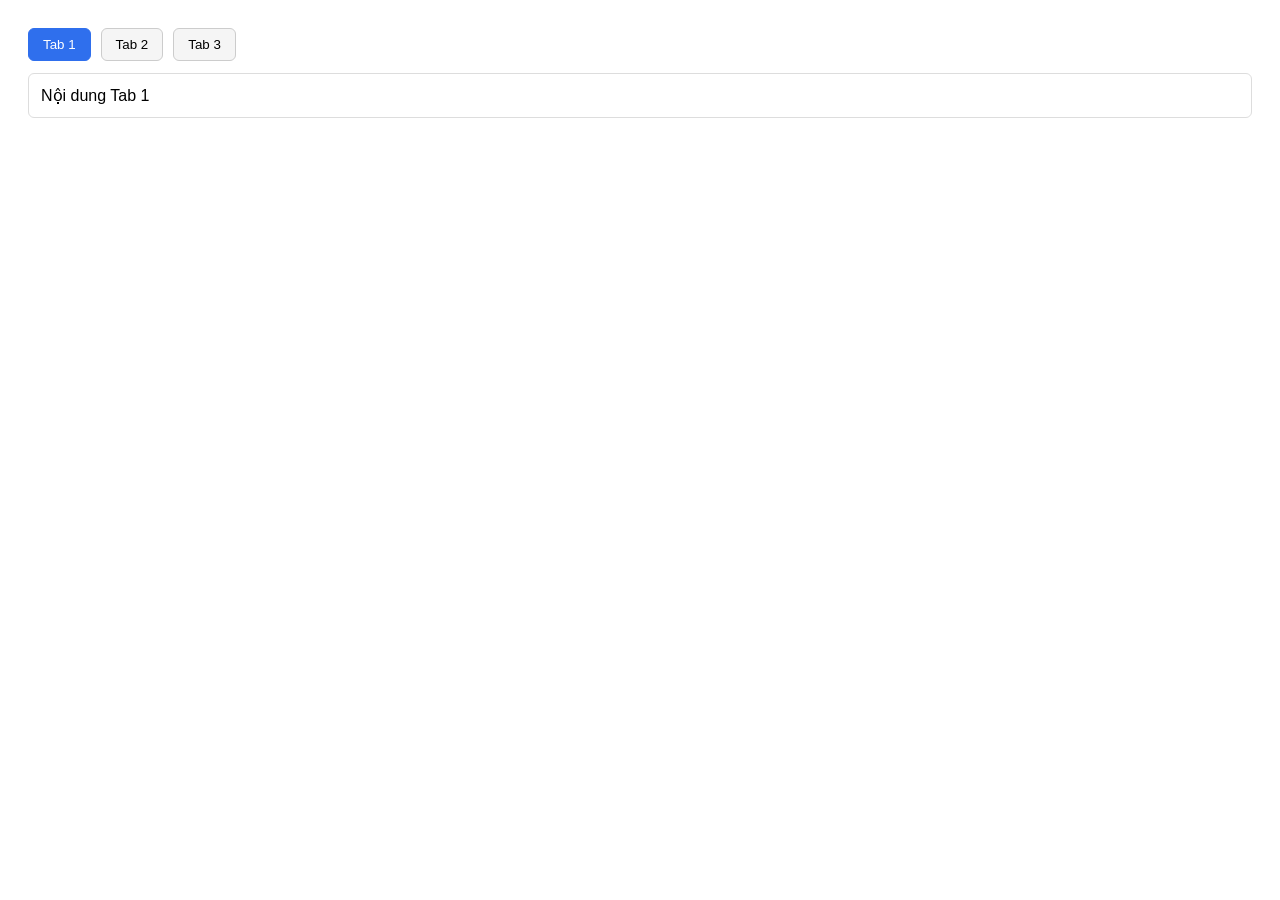
<file: bai-21/tab-view.html>
<!DOCTYPE html>
<html lang="vi">
<head>
  <meta charset="UTF-8" />
  <meta name="viewport" content="width=device-width, initial-scale=1.0" />
  <title>Tab View</title>
  <style>
    body { font-family: Arial, sans-serif; padding: 20px; }
    .tabs { display: flex; gap: 10px; margin-bottom: 12px; }
    .tab-btn {
      padding: 8px 14px;
      border: 1px solid #ccc;
      background: #f5f5f5;
      cursor: pointer;
      border-radius: 6px;
    }
    .tab-btn.active {
      background: #2f6fed;
      color: #fff;
      border-color: #2f6fed;
    }
    .tab-content {
      display: none;
      border: 1px solid #ddd;
      padding: 12px;
      border-radius: 6px;
    }
  </style>
</head>
<body>
  <div class="tabs">
    <button class="tab-btn active" onclick="openTab('tab1', this)">Tab 1</button>
    <button class="tab-btn" onclick="openTab('tab2', this)">Tab 2</button>
    <button class="tab-btn" onclick="openTab('tab3', this)">Tab 3</button>
  </div>

  <div id="tab1" class="tab-content" style="display: block;">Nội dung Tab 1</div>
  <div id="tab2" class="tab-content">Nội dung Tab 2</div>
  <div id="tab3" class="tab-content">Nội dung Tab 3</div>

  <script>
    function openTab(tabName, btn) {
      document.querySelectorAll(".tab-content").forEach(c => c.style.display = "none");
      document.getElementById(tabName).style.display = "block";

      document.querySelectorAll(".tab-btn").forEach(b => b.classList.remove("active"));
      btn.classList.add("active");
    }
  </script>
</body>
</html>
</file>
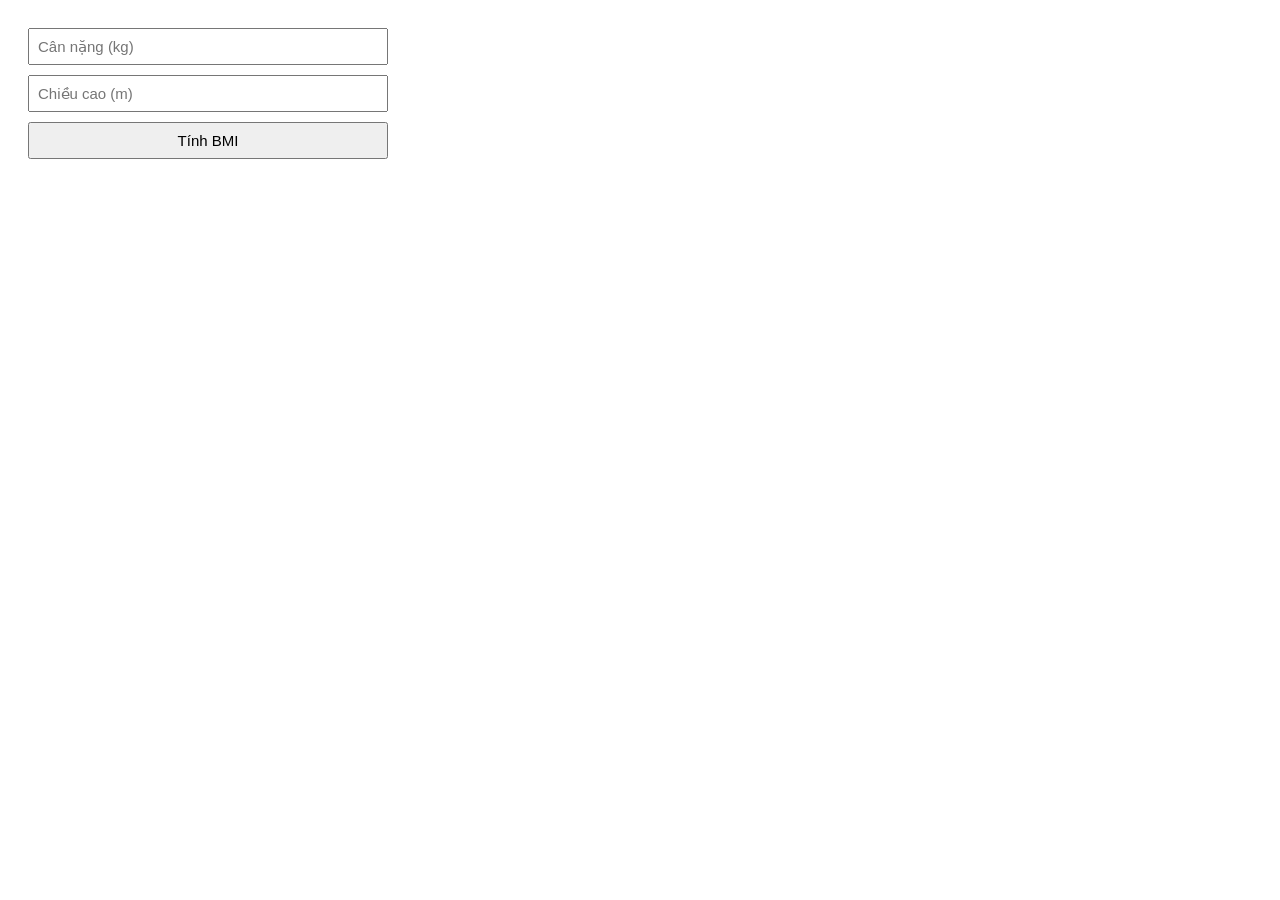
<file: bai-21/tinhchiso.html>
<!DOCTYPE html>
<html lang="vi">
<head>
  <meta charset="UTF-8" />
  <meta name="viewport" content="width=device-width, initial-scale=1.0" />
  <title>Tính BMI</title>
  <style>
    body { font-family: Arial, sans-serif; padding: 20px; }
    .box { max-width: 360px; display: grid; gap: 10px; }
    input, button { padding: 8px; font-size: 15px; }
    #result { margin-top: 10px; font-weight: bold; }
  </style>
</head>
<body>
  <div class="box">
    <input id="weight" type="number" step="0.1" placeholder="Cân nặng (kg)" />
    <input id="height" type="number" step="0.01" placeholder="Chiều cao (m)" />
    <button onclick="calculateBMI()">Tính BMI</button>
    <div id="result"></div>
  </div>

  <script>
    function calculateBMI() {
      const weight = parseFloat(document.getElementById("weight").value);
      const height = parseFloat(document.getElementById("height").value);
      const result = document.getElementById("result");

      if (!weight || !height || height <= 0) {
        result.textContent = "Vui lòng nhập dữ liệu hợp lệ.";
        return;
      }

      const bmi = weight / (height * height);
      let category = "";

      if (bmi < 18.5) category = "Thiếu cân";
      else if (bmi < 25) category = "Bình thường";
      else category = "Thừa cân";

      result.textContent = `BMI: ${bmi.toFixed(2)} - ${category}`;
    }
  </script>
</body>
</html>
</file>
<file: css/style.css>
﻿:root {
  --bg: #f6f8fb;
  --surface: #ffffff;
  --text: #1f2937;
  --muted: #6b7280;
  --brand: #0f766e;
  --brand-dark: #115e59;
  --danger: #dc2626;
  --border: #e5e7eb;
}

* {
  box-sizing: border-box;
}

body {
  margin: 0;
  font-family: "Segoe UI", Tahoma, Geneva, Verdana, sans-serif;
  background: linear-gradient(135deg, #f3f7ff, #effff8);
  color: var(--text);
}

.site-header,
.page-wrap {
  max-width: 1000px;
  margin: 0 auto;
  padding: 24px;
}

.site-header h1,
.page-wrap h1 {
  margin: 0 0 8px;
}

.site-header p,
.page-wrap p {
  margin: 0;
  color: var(--muted);
}

.menu-grid {
  max-width: 1000px;
  margin: 0 auto;
  padding: 0 24px 24px;
  display: grid;
  grid-template-columns: repeat(auto-fit, minmax(230px, 1fr));
  gap: 12px;
}

.card-link {
  background: var(--surface);
  border: 1px solid var(--border);
  border-radius: 12px;
  padding: 14px;
  text-decoration: none;
  color: var(--text);
  font-weight: 600;
  transition: transform .15s ease, box-shadow .2s ease;
}

.card-link:hover {
  transform: translateY(-2px);
  box-shadow: 0 8px 22px rgba(2, 6, 23, .09);
}

.note-box,
.panel {
  max-width: 1000px;
  margin: 0 auto 24px;
  padding: 18px 24px;
  background: var(--surface);
  border: 1px solid var(--border);
  border-radius: 12px;
}

.top-nav {
  display: flex;
  gap: 10px;
  flex-wrap: wrap;
  margin-bottom: 16px;
}

.top-nav a {
  text-decoration: none;
  background: #ecfdf5;
  color: #065f46;
  border: 1px solid #a7f3d0;
  border-radius: 8px;
  padding: 8px 12px;
  font-weight: 600;
}

.explain h2 {
  margin: 0 0 10px;
}

.explain ul,
.explain ol {
  margin: 10px 0 0;
  padding-left: 20px;
}

.explain li {
  margin: 8px 0;
}

pre {
  margin: 10px 0;
  padding: 12px;
  border-radius: 10px;
  background: #0f172a;
  color: #e2e8f0;
  overflow-x: auto;
}

code {
  font-family: Consolas, Monaco, 'Courier New', monospace;
}

.carousel {
  position: relative;
  overflow: hidden;
  border-radius: 14px;
  border: 1px solid var(--border);
  background: #000;
}

.carousel-track {
  display: flex;
  transition: transform .45s ease;
}

.slide {
  min-width: 100%;
  aspect-ratio: 16 / 8;
  display: grid;
  place-items: center;
  color: #fff;
  font-size: 32px;
  font-weight: 700;
}

.slide-1 { background: linear-gradient(135deg, #ef4444, #7f1d1d); }
.slide-2 { background: linear-gradient(135deg, #f59e0b, #78350f); }
.slide-3 { background: linear-gradient(135deg, #84cc16, #365314); }
.slide-4 { background: linear-gradient(135deg, #06b6d4, #164e63); }
.slide-5 { background: linear-gradient(135deg, #3b82f6, #1e3a8a); }
.slide-6 { background: linear-gradient(135deg, #a855f7, #581c87); }

.carousel-btn {
  position: absolute;
  top: 50%;
  transform: translateY(-50%);
  border: 0;
  background: rgba(15, 23, 42, .65);
  color: #fff;
  width: 38px;
  height: 38px;
  border-radius: 999px;
  cursor: pointer;
}

.carousel-btn.prev { left: 10px; }
.carousel-btn.next { right: 10px; }

.carousel-dots {
  display: flex;
  gap: 8px;
  justify-content: center;
  margin-top: 12px;
}

.carousel-dots button {
  width: 10px;
  height: 10px;
  border-radius: 999px;
  border: 0;
  background: #cbd5e1;
  cursor: pointer;
}

.carousel-dots button.active {
  background: var(--brand);
}

.todo-layout {
  display: grid;
  gap: 12px;
}

.todo-form {
  display: grid;
  grid-template-columns: 1fr auto;
  gap: 10px;
}

input,
button {
  font: inherit;
}

input {
  padding: 10px 12px;
  border: 1px solid var(--border);
  border-radius: 8px;
}

button {
  padding: 10px 14px;
  border: 0;
  border-radius: 8px;
  cursor: pointer;
  background: var(--brand);
  color: #fff;
  font-weight: 600;
}

button:hover {
  background: var(--brand-dark);
}

.todo-list {
  list-style: none;
  padding: 0;
  margin: 0;
  display: grid;
  gap: 8px;
}

.todo-item {
  display: grid;
  grid-template-columns: auto 1fr auto;
  gap: 10px;
  align-items: center;
  background: var(--surface);
  border: 1px solid var(--border);
  border-radius: 8px;
  padding: 10px 12px;
}

.todo-item.done .todo-text {
  text-decoration: line-through;
  color: var(--muted);
}

.btn-delete {
  background: var(--danger);
}

.status {
  color: var(--muted);
  font-size: 14px;
}

.guess-box {
  max-width: 500px;
  display: grid;
  gap: 12px;
}

.guess-actions {
  display: grid;
  grid-template-columns: 1fr auto auto;
  gap: 8px;
}

.message {
  padding: 10px 12px;
  border-radius: 8px;
  background: #f8fafc;
  border: 1px solid var(--border);
}

.message.success {
  background: #ecfdf5;
  border-color: #a7f3d0;
  color: #065f46;
}

.confetti {
  position: relative;
  height: 0;
}

.confetti span {
  position: absolute;
  top: -10px;
  width: 8px;
  height: 12px;
  opacity: 0;
}

.confetti.play span {
  animation: drop 1s ease forwards;
}

@keyframes drop {
  0% { transform: translateY(0) rotate(0); opacity: 1; }
  100% { transform: translateY(180px) rotate(540deg); opacity: 0; }
}

.avatar {
  width: 120px;
  height: 120px;
  border-radius: 50%;
  border: 3px solid #d1fae5;
  object-fit: cover;
  background: #f3f4f6;
}

@media (max-width: 640px) {
  .site-header,
  .page-wrap,
  .menu-grid,
  .note-box,
  .panel {
    padding-left: 14px;
    padding-right: 14px;
  }

  .guess-actions,
  .todo-form {
    grid-template-columns: 1fr;
  }
}
</file>
